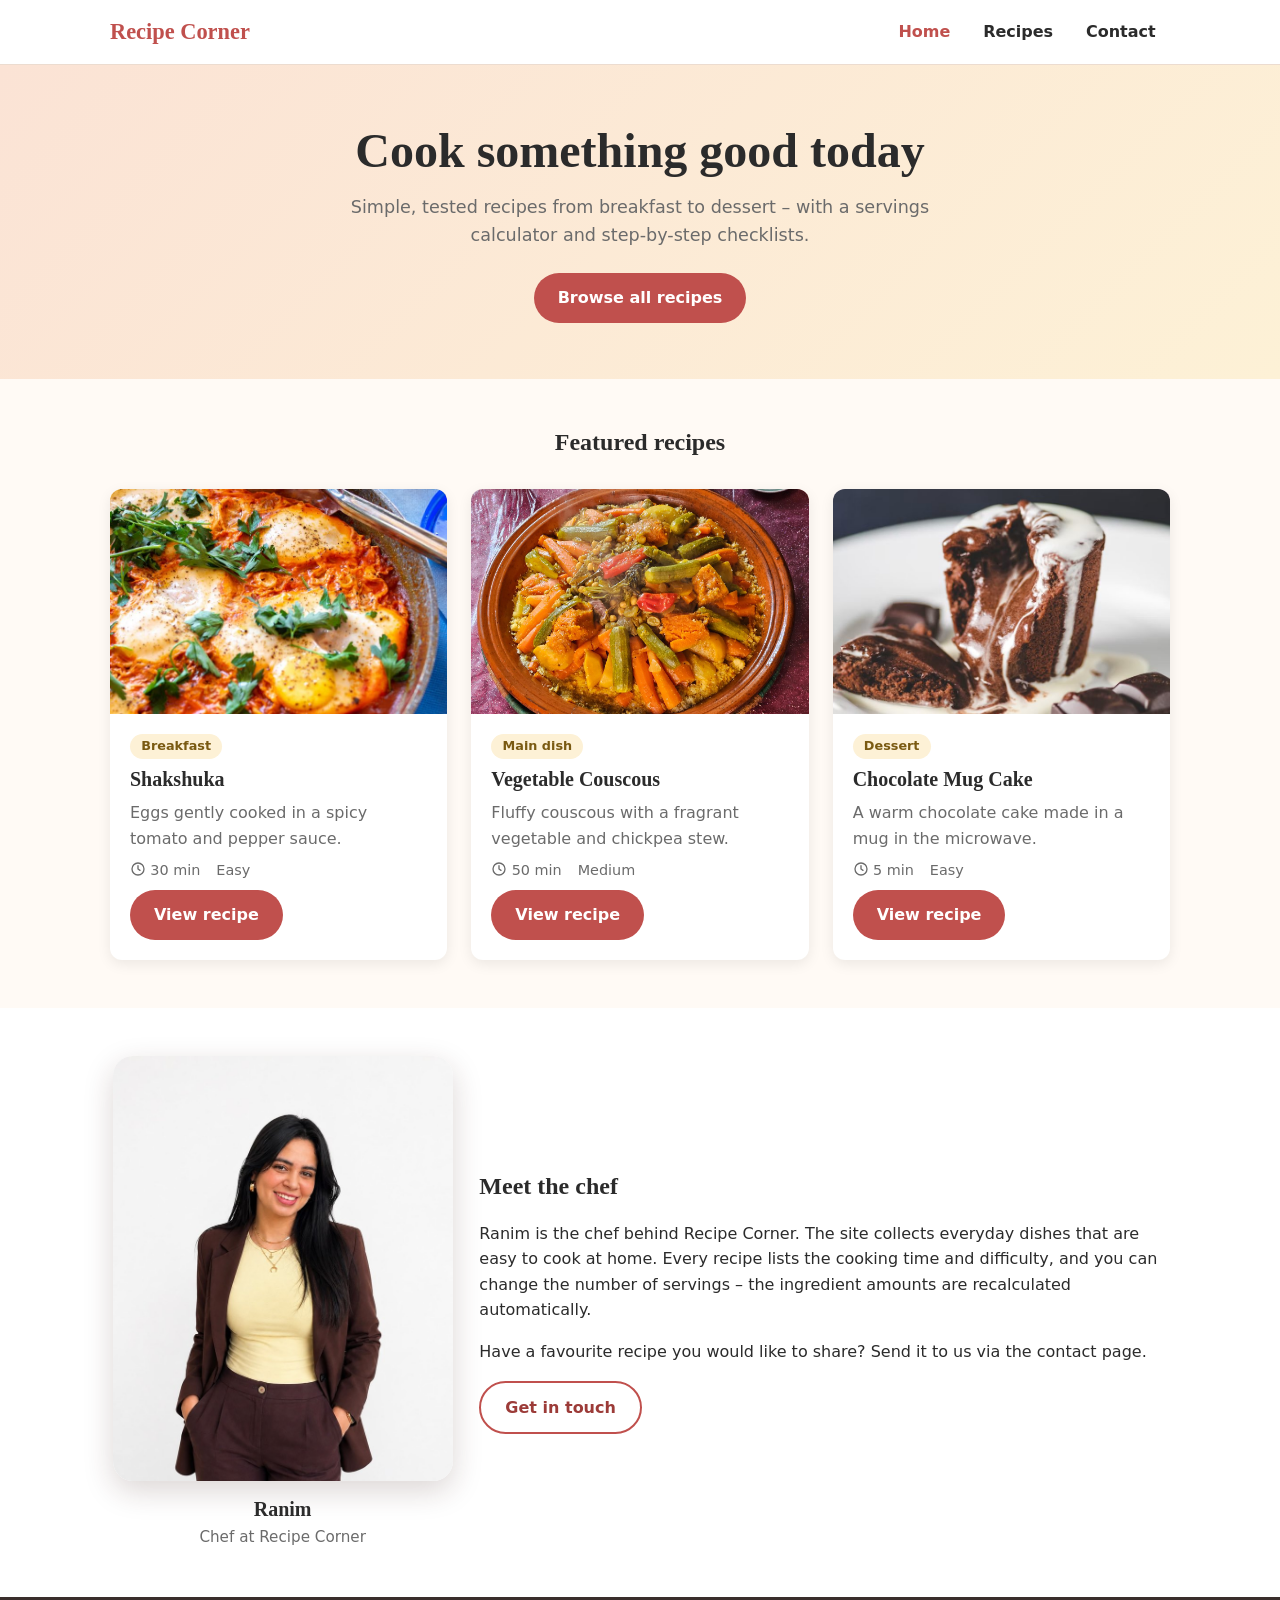
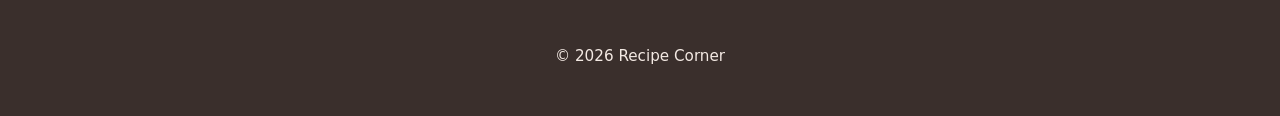
<file: index.html>
<!DOCTYPE html>
<html lang="en">
<head>
  <meta charset="UTF-8">
  <meta name="viewport" content="width=device-width, initial-scale=1.0">
  <meta name="description" content="Recipe Corner – simple home-cooked recipes for every day.">
  <title>Recipe Corner – Home</title>
  <link rel="icon" type="image/svg+xml" href="images/favicon.svg">
  <link rel="stylesheet" href="css/style.css">
</head>
<body>
  <a class="skip-link" href="#main">Skip to content</a>

  <header class="site-header">
    <div class="container header-inner">
      <a class="logo" href="index.html">Recipe Corner</a>
      <button class="nav-toggle" type="button" aria-expanded="false" aria-controls="main-nav">Menu</button>
      <nav class="main-nav" id="main-nav" aria-label="Main navigation">
        <ul>
          <li><a href="index.html" aria-current="page">Home</a></li>
          <li><a href="recipes.html">Recipes</a></li>
          <li><a href="contact.html">Contact</a></li>
        </ul>
      </nav>
    </div>
  </header>

  <main id="main">
    <section class="hero">
      <div class="container">
        <h1>Cook something good today</h1>
        <p>Simple, tested recipes from breakfast to dessert – with a servings calculator and step-by-step checklists.</p>
        <a class="btn" href="recipes.html">Browse all recipes</a>
      </div>
    </section>

    <section class="section">
      <div class="container">
        <h2 class="section-title">Featured recipes</h2>
        <!-- Filled by js/main.js -->
        <div class="card-grid" id="featured-recipes"></div>
      </div>
    </section>

    <section class="section section-alt">
      <div class="container about">
        <figure class="chef">
          <img src="images/chef-ranim.jpg" alt="Ranim, the chef of Recipe Corner, smiling in a brown blazer" width="720" height="945" loading="lazy">
          <figcaption>
            <strong>Ranim</strong>
            <span>Chef at Recipe Corner</span>
          </figcaption>
        </figure>
        <div>
          <h2>Meet the chef</h2>
          <p>Ranim is the chef behind Recipe Corner. The site collects everyday dishes that are easy to cook at home. Every recipe lists the cooking time and difficulty, and you can change the number of servings – the ingredient amounts are recalculated automatically.</p>
          <p>Have a favourite recipe you would like to share? Send it to us via the contact page.</p>
          <a class="btn btn-outline" href="contact.html">Get in touch</a>
        </div>
      </div>
    </section>
  </main>

  <footer class="site-footer">
    <div class="container">
      <p>&copy; <span id="year"></span> Recipe Corner</p>
    </div>
  </footer>

  <script src="js/data.js"></script>
  <script src="js/main.js"></script>
</body>
</html>
</file>
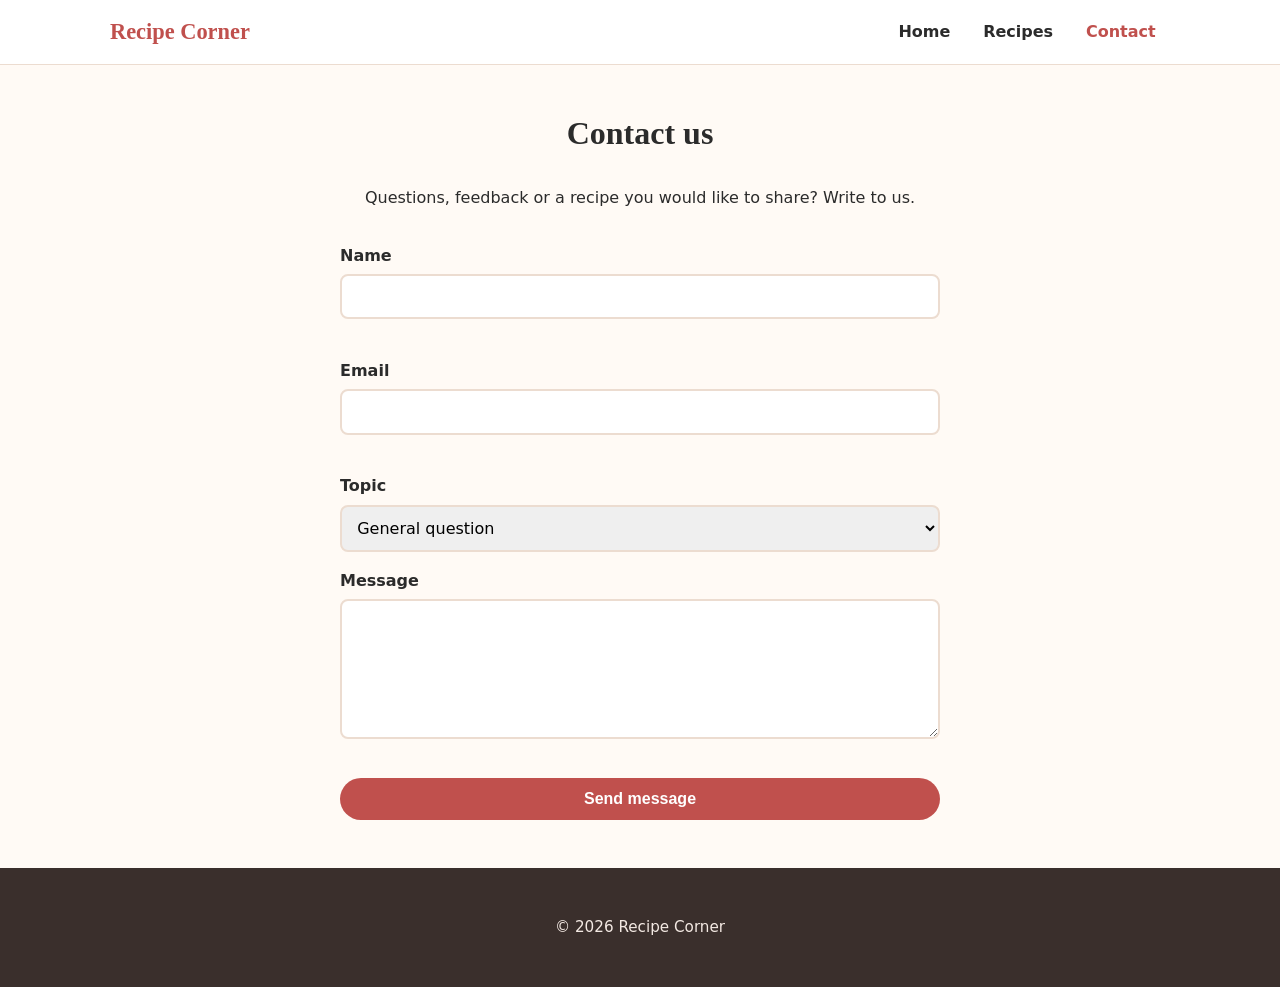
<file: contact.html>
<!DOCTYPE html>
<html lang="en">
<head>
  <meta charset="UTF-8">
  <meta name="viewport" content="width=device-width, initial-scale=1.0">
  <meta name="description" content="Contact Recipe Corner or share your own recipe.">
  <title>Recipe Corner – Contact</title>
  <link rel="icon" type="image/svg+xml" href="images/favicon.svg">
  <link rel="stylesheet" href="css/style.css">
</head>
<body>
  <a class="skip-link" href="#main">Skip to content</a>

  <header class="site-header">
    <div class="container header-inner">
      <a class="logo" href="index.html">Recipe Corner</a>
      <button class="nav-toggle" type="button" aria-expanded="false" aria-controls="main-nav">Menu</button>
      <nav class="main-nav" id="main-nav" aria-label="Main navigation">
        <ul>
          <li><a href="index.html">Home</a></li>
          <li><a href="recipes.html">Recipes</a></li>
          <li><a href="contact.html" aria-current="page">Contact</a></li>
        </ul>
      </nav>
    </div>
  </header>

  <main id="main" class="section">
    <div class="container">
      <h1 class="section-title">Contact us</h1>
      <p class="section-title">Questions, feedback or a recipe you would like to share? Write to us.</p>

      <!-- novalidate: we check the fields ourselves in js/main.js -->
      <form class="form" id="contact-form" novalidate>
        <div class="form-group">
          <label for="name">Name</label>
          <input type="text" id="name" name="name" autocomplete="name" aria-describedby="name-error" required>
          <span class="error-text" id="name-error" aria-live="polite"></span>
        </div>

        <div class="form-group">
          <label for="email">Email</label>
          <input type="email" id="email" name="email" autocomplete="email" aria-describedby="email-error" required>
          <span class="error-text" id="email-error" aria-live="polite"></span>
        </div>

        <div class="form-group">
          <label for="topic">Topic</label>
          <select id="topic" name="topic">
            <option>General question</option>
            <option>Share a recipe</option>
            <option>Feedback</option>
          </select>
        </div>

        <div class="form-group">
          <label for="message">Message</label>
          <textarea id="message" name="message" aria-describedby="message-error" required></textarea>
          <span class="error-text" id="message-error" aria-live="polite"></span>
        </div>

        <button class="btn" type="submit">Send message</button>
        <p class="success-message" id="success-message" role="status" hidden></p>
      </form>
    </div>
  </main>

  <footer class="site-footer">
    <div class="container">
      <p>&copy; <span id="year"></span> Recipe Corner</p>
    </div>
  </footer>

  <script src="js/data.js"></script>
  <script src="js/main.js"></script>
</body>
</html>
</file>
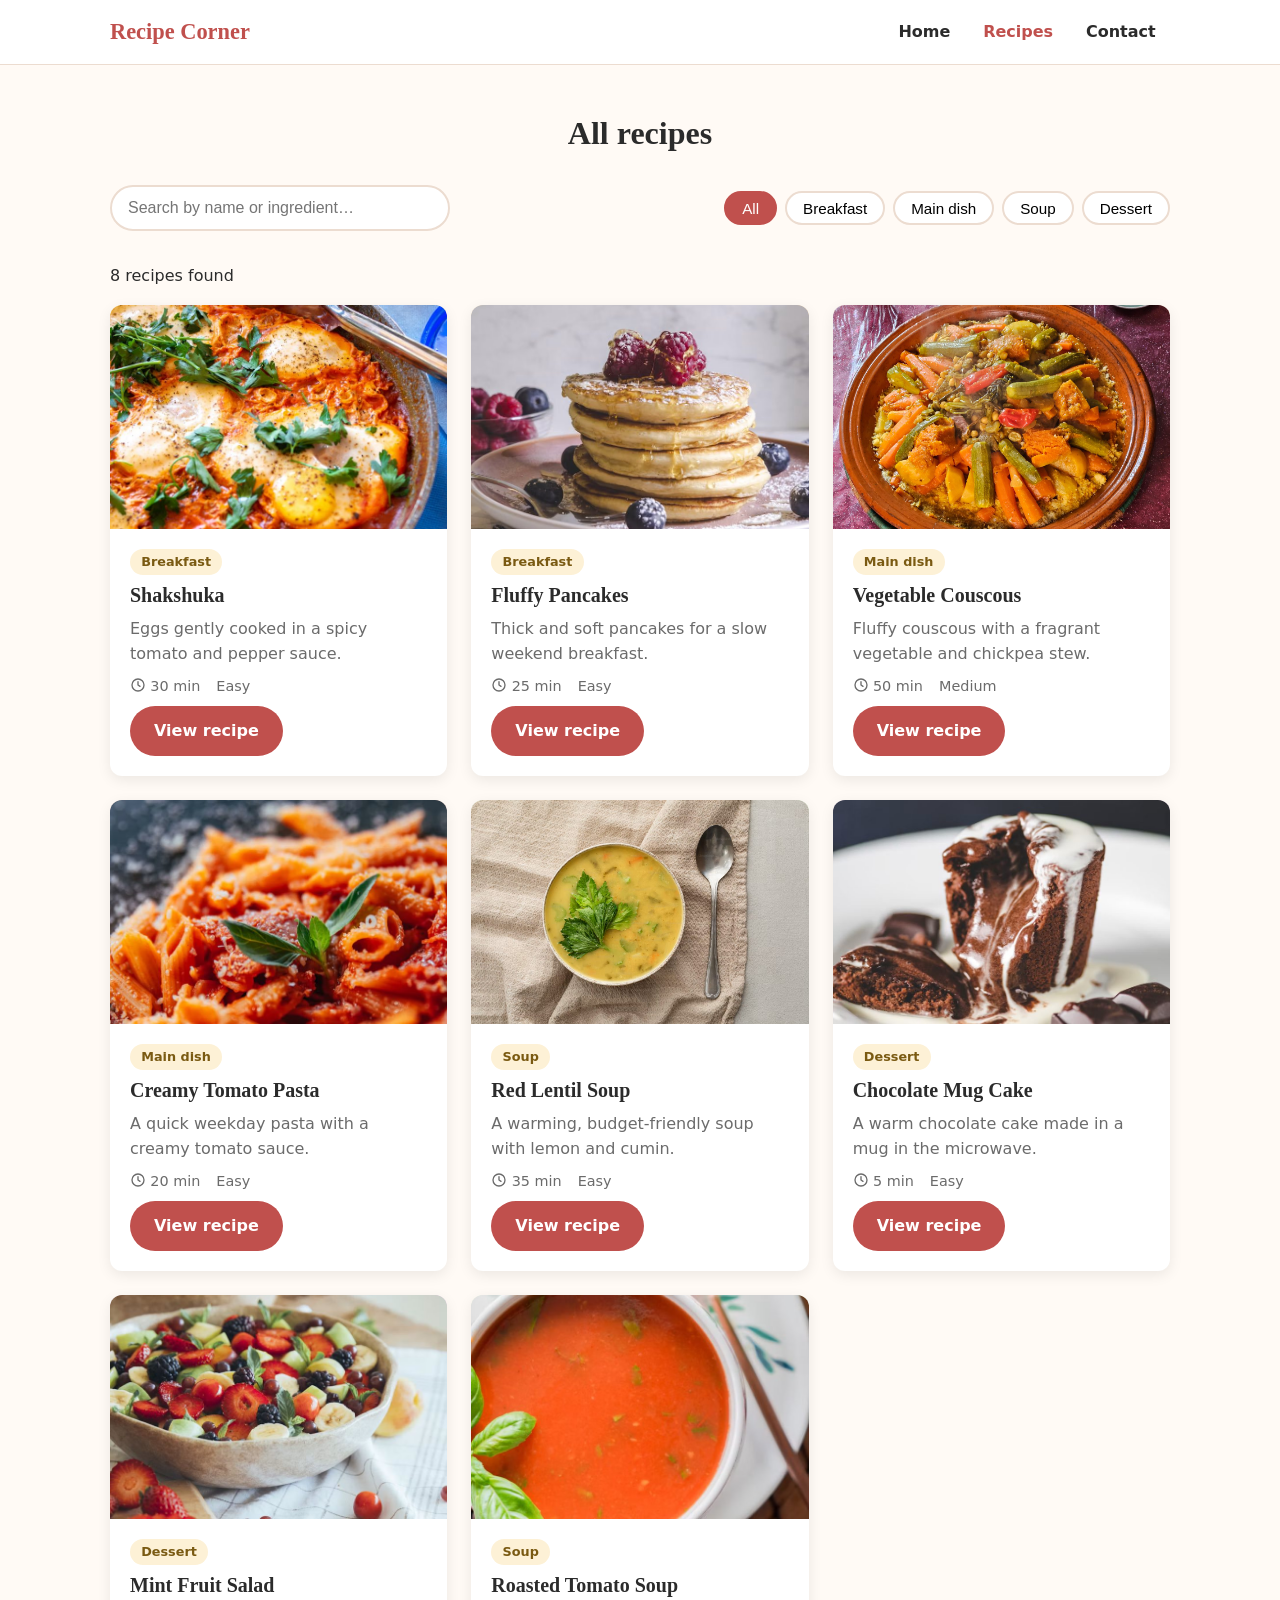
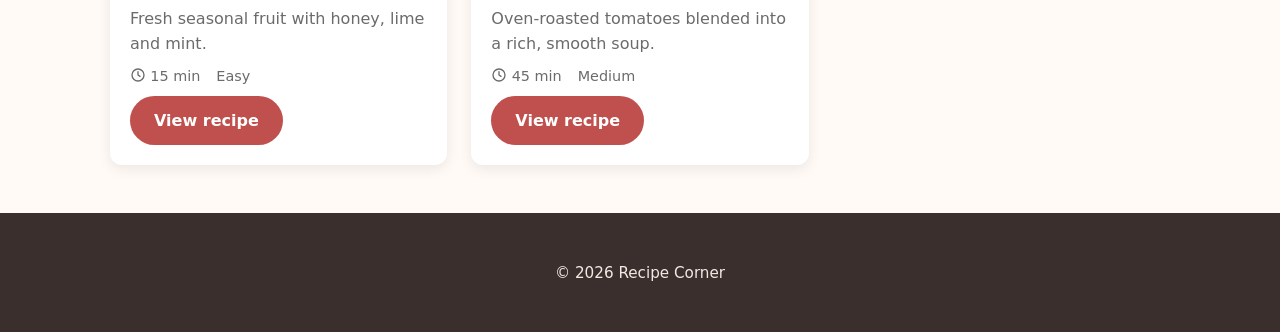
<file: recipes.html>
<!DOCTYPE html>
<html lang="en">
<head>
  <meta charset="UTF-8">
  <meta name="viewport" content="width=device-width, initial-scale=1.0">
  <meta name="description" content="All recipes on Recipe Corner – search by name or ingredient.">
  <title>Recipe Corner – Recipes</title>
  <link rel="icon" type="image/svg+xml" href="images/favicon.svg">
  <link rel="stylesheet" href="css/style.css">
</head>
<body>
  <a class="skip-link" href="#main">Skip to content</a>

  <header class="site-header">
    <div class="container header-inner">
      <a class="logo" href="index.html">Recipe Corner</a>
      <button class="nav-toggle" type="button" aria-expanded="false" aria-controls="main-nav">Menu</button>
      <nav class="main-nav" id="main-nav" aria-label="Main navigation">
        <ul>
          <li><a href="index.html">Home</a></li>
          <li><a href="recipes.html" aria-current="page">Recipes</a></li>
          <li><a href="contact.html">Contact</a></li>
        </ul>
      </nav>
    </div>
  </header>

  <main id="main" class="section">
    <div class="container">
      <h1 class="section-title">All recipes</h1>

      <div class="filter-bar">
        <div>
          <label class="visually-hidden" for="search">Search recipes</label>
          <input class="search-input" type="search" id="search" placeholder="Search by name or ingredient…">
        </div>
        <div class="filter-buttons" role="group" aria-label="Filter by category">
          <button class="filter-btn is-active" type="button" data-category="All" aria-pressed="true">All</button>
          <button class="filter-btn" type="button" data-category="Breakfast" aria-pressed="false">Breakfast</button>
          <button class="filter-btn" type="button" data-category="Main dish" aria-pressed="false">Main dish</button>
          <button class="filter-btn" type="button" data-category="Soup" aria-pressed="false">Soup</button>
          <button class="filter-btn" type="button" data-category="Dessert" aria-pressed="false">Dessert</button>
        </div>
      </div>

      <p id="result-count" aria-live="polite"></p>
      <!-- Filled by js/main.js -->
      <div class="card-grid" id="recipe-list"></div>
      <p class="empty-message" id="empty-message" hidden>No recipe matches your search. Try another word.</p>
    </div>
  </main>

  <footer class="site-footer">
    <div class="container">
      <p>&copy; <span id="year"></span> Recipe Corner</p>
    </div>
  </footer>

  <script src="js/data.js"></script>
  <script src="js/main.js"></script>
</body>
</html>
</file>
<file: css/style.css>
/* ==========================================================
   Recipe Corner – main stylesheet
   Mobile first: base styles for small screens,
   media queries add more columns on bigger screens.
   ========================================================== */

:root {
  --color-primary: #c0504d;      /* warm tomato red */
  --color-primary-dark: #9c3b38;
  --color-accent: #f2b33d;       /* saffron yellow */
  --color-bg: #fffaf5;
  --color-surface: #ffffff;
  --color-text: #2b2b2b;
  --color-muted: #6b6b6b;
  --color-border: #ecdcd0;
  --radius: 12px;
  --shadow: 0 4px 14px rgba(0, 0, 0, 0.08);
  --max-width: 1100px;
  --font-body: "Segoe UI", system-ui, -apple-system, Roboto, Arial, sans-serif;
  --font-heading: Georgia, "Times New Roman", serif;
}

*,
*::before,
*::after {
  box-sizing: border-box;
}

body {
  margin: 0;
  font-family: var(--font-body);
  line-height: 1.6;
  color: var(--color-text);
  background: var(--color-bg);
}

img {
  max-width: 100%;
  display: block;
}

h1, h2, h3 {
  font-family: var(--font-heading);
  line-height: 1.25;
  margin-top: 0;
}

a {
  color: var(--color-primary-dark);
}

a:focus-visible,
button:focus-visible,
input:focus-visible,
select:focus-visible,
textarea:focus-visible {
  outline: 3px solid var(--color-accent);
  outline-offset: 2px;
}

.container {
  width: 100%;
  max-width: var(--max-width);
  margin: 0 auto;
  padding: 0 1.25rem;
}

/* Skip link for keyboard and screen reader users */
.skip-link {
  position: absolute;
  left: -999px;
  top: 0;
  background: var(--color-primary);
  color: #fff;
  padding: 0.5rem 1rem;
  z-index: 100;
}

.skip-link:focus {
  left: 0;
}

.visually-hidden {
  position: absolute;
  width: 1px;
  height: 1px;
  overflow: hidden;
  clip: rect(0 0 0 0);
  white-space: nowrap;
}

/* ---------- Header and navigation ---------- */

.site-header {
  background: var(--color-surface);
  border-bottom: 1px solid var(--color-border);
  position: sticky;
  top: 0;
  z-index: 10;
}

.header-inner {
  display: flex;
  align-items: center;
  justify-content: space-between;
  min-height: 64px;
}

.logo {
  font-family: var(--font-heading);
  font-size: 1.4rem;
  font-weight: bold;
  color: var(--color-primary);
  text-decoration: none;
}

.nav-toggle {
  background: none;
  border: 2px solid var(--color-primary);
  border-radius: 8px;
  color: var(--color-primary);
  font-size: 1rem;
  padding: 0.35rem 0.75rem;
  cursor: pointer;
}

.main-nav ul {
  list-style: none;
  margin: 0;
  padding: 0;
}

.main-nav {
  display: none;
  position: absolute;
  top: 64px;
  left: 0;
  right: 0;
  background: var(--color-surface);
  border-bottom: 1px solid var(--color-border);
}

.main-nav.is-open {
  display: block;
}

.main-nav a {
  display: block;
  padding: 0.85rem 1.25rem;
  text-decoration: none;
  color: var(--color-text);
  font-weight: 600;
}

.main-nav a[aria-current="page"] {
  color: var(--color-primary);
}

.main-nav a:hover {
  background: var(--color-bg);
}

/* ---------- Hero ---------- */

.hero {
  background: linear-gradient(135deg, #fbe3d5 0%, #fdf1d6 100%);
  padding: 3.5rem 0;
  text-align: center;
}

.hero h1 {
  font-size: 2.2rem;
  margin-bottom: 0.75rem;
}

.hero p {
  font-size: 1.1rem;
  color: var(--color-muted);
  max-width: 600px;
  margin: 0 auto 1.5rem;
}

.btn {
  display: inline-block;
  background: var(--color-primary);
  color: #fff;
  border: none;
  border-radius: 999px;
  padding: 0.75rem 1.5rem;
  font-size: 1rem;
  font-weight: 600;
  text-decoration: none;
  cursor: pointer;
  transition: background 0.2s;
}

.btn:hover {
  background: var(--color-primary-dark);
}

.btn-outline {
  background: transparent;
  color: var(--color-primary-dark);
  border: 2px solid var(--color-primary);
}

.btn-outline:hover {
  background: var(--color-primary);
  color: #fff;
}

/* ---------- Sections ---------- */

.section {
  padding: 3rem 0;
}

.section-title {
  text-align: center;
  margin-bottom: 2rem;
}

.section-alt {
  background: var(--color-surface);
}

/* ---------- Recipe cards (CSS Grid) ---------- */

.card-grid {
  display: grid;
  grid-template-columns: 1fr;
  gap: 1.5rem;
}

.card {
  background: var(--color-surface);
  border-radius: var(--radius);
  box-shadow: var(--shadow);
  overflow: hidden;
  display: flex;
  flex-direction: column;
  transition: transform 0.2s;
}

.card:hover {
  transform: translateY(-4px);
}

.card-image,
.recipe-photo {
  position: relative;
  display: flex;
  align-items: center;
  justify-content: center;
  overflow: hidden;
  text-decoration: none;
}

.card-image {
  aspect-ratio: 3 / 2;
}

/* Shown only if the photo file is missing: category name on a soft colour */
.card-image::before,
.recipe-photo::before {
  content: attr(data-label);
  font-family: var(--font-heading);
  font-size: 1.1rem;
  letter-spacing: 0.08em;
  text-transform: uppercase;
  color: rgba(60, 40, 30, 0.45);
}

.card-image img,
.recipe-photo img {
  position: absolute;
  inset: 0;
  width: 100%;
  height: 100%;
  object-fit: cover;
}

.card-image img {
  transition: transform 0.4s;
}

.card:hover .card-image img {
  transform: scale(1.05);
}

img.is-broken {
  display: none;
}

.card-title-link {
  color: inherit;
  text-decoration: none;
}

.card-title-link:hover {
  color: var(--color-primary-dark);
}

.card-body {
  padding: 1.25rem;
  display: flex;
  flex-direction: column;
  gap: 0.5rem;
  flex: 1;
}

.card-body h3 {
  margin: 0;
  font-size: 1.25rem;
}

.card-body p {
  margin: 0;
  color: var(--color-muted);
}

.icon {
  vertical-align: -0.15em;
  margin-right: 0.3em;
}

.card-meta {
  display: flex;
  gap: 1rem;
  font-size: 0.9rem;
  color: var(--color-muted);
}

.card-body .btn {
  margin-top: auto;
  align-self: flex-start;
}

.tag {
  display: inline-block;
  background: #fdf1d6;
  color: #7a5a12;
  border-radius: 999px;
  padding: 0.15rem 0.7rem;
  font-size: 0.8rem;
  font-weight: 600;
  align-self: flex-start;
}

/* Background colours behind the photos (visible while loading / if a photo is missing) */
.bg-breakfast { background: linear-gradient(135deg, #fde7c8, #fbd9a3); }
.bg-main      { background: linear-gradient(135deg, #f8d5cf, #f3bfb6); }
.bg-soup      { background: linear-gradient(135deg, #e3efd6, #cfe3bb); }
.bg-dessert   { background: linear-gradient(135deg, #f3dcef, #e9c4e2); }

/* ---------- Search and filter ---------- */

.filter-bar {
  display: flex;
  flex-direction: column;
  gap: 1rem;
  margin-bottom: 2rem;
}

.search-input {
  width: 100%;
  padding: 0.75rem 1rem;
  font-size: 1rem;
  border: 2px solid var(--color-border);
  border-radius: 999px;
}

.filter-buttons {
  display: flex;
  flex-wrap: wrap;
  gap: 0.5rem;
}

.filter-btn {
  background: var(--color-surface);
  border: 2px solid var(--color-border);
  border-radius: 999px;
  padding: 0.4rem 1rem;
  font-size: 0.95rem;
  cursor: pointer;
}

.filter-btn.is-active {
  background: var(--color-primary);
  border-color: var(--color-primary);
  color: #fff;
}

.empty-message {
  text-align: center;
  color: var(--color-muted);
}

/* ---------- Recipe detail page ---------- */

.recipe-header {
  text-align: center;
  padding: 2.5rem 0 1.5rem;
}

.recipe-photo {
  width: 100%;
  max-width: 760px;
  aspect-ratio: 16 / 9;
  max-height: 420px;
  margin: 0 auto 1.5rem;
  border-radius: 16px;
  box-shadow: var(--shadow);
}

.print-btn {
  background: none;
  border: 2px solid var(--color-primary);
  border-radius: 999px;
  color: var(--color-primary-dark);
  font-size: 0.9rem;
  font-weight: 600;
  padding: 0.15rem 0.9rem;
  cursor: pointer;
}

.print-btn:hover {
  background: var(--color-primary);
  color: #fff;
}

.note {
  margin: 1rem 0 0;
  font-size: 0.9rem;
  color: var(--color-muted);
}

.recipe-facts {
  display: flex;
  justify-content: center;
  flex-wrap: wrap;
  gap: 1.5rem;
  color: var(--color-muted);
}

.recipe-layout {
  display: grid;
  grid-template-columns: 1fr;
  gap: 2rem;
  padding-bottom: 3rem;
}

.panel {
  background: var(--color-surface);
  border-radius: var(--radius);
  box-shadow: var(--shadow);
  padding: 1.5rem;
}

.servings {
  display: flex;
  align-items: center;
  gap: 0.75rem;
  margin-bottom: 1rem;
}

.servings button {
  width: 36px;
  height: 36px;
  border-radius: 50%;
  border: 2px solid var(--color-primary);
  background: #fff;
  color: var(--color-primary);
  font-size: 1.2rem;
  cursor: pointer;
}

.servings button:disabled {
  opacity: 0.35;
  cursor: not-allowed;
}

.ingredient-list {
  padding-left: 1.2rem;
}

.ingredient-list li {
  margin-bottom: 0.4rem;
}

.step-list {
  list-style: none;
  padding: 0;
  margin: 0;
}

.step-list li {
  margin-bottom: 0.9rem;
}

.step-list label {
  display: flex;
  gap: 0.75rem;
  cursor: pointer;
}

.step-list input {
  margin-top: 0.35rem;
  width: 18px;
  height: 18px;
  accent-color: var(--color-primary);
}

.step-list input:checked + span {
  text-decoration: line-through;
  color: var(--color-muted);
}

/* ---------- About ---------- */

.about {
  display: grid;
  grid-template-columns: 1fr;
  gap: 1.5rem;
  align-items: center;
}

.chef {
  margin: 0;
  max-width: 340px;
  justify-self: center;
}

.chef img {
  width: 100%;
  height: auto; /* the height attribute must not override the aspect ratio */
  aspect-ratio: 4 / 5;
  object-fit: cover;
  object-position: 50% 15%;
  border-radius: 20px;
  box-shadow: 0 10px 30px rgba(60, 30, 20, 0.18);
}

.chef figcaption {
  margin-top: 0.75rem;
  text-align: center;
  display: flex;
  flex-direction: column;
}

.chef figcaption strong {
  font-family: var(--font-heading);
  font-size: 1.25rem;
}

.chef figcaption span {
  color: var(--color-muted);
  font-size: 0.95rem;
}

/* ---------- Contact form ---------- */

.form {
  max-width: 600px;
  margin: 0 auto;
  display: flex;
  flex-direction: column;
  gap: 1rem;
}

.form-group {
  display: flex;
  flex-direction: column;
  gap: 0.35rem;
}

.form-group label {
  font-weight: 600;
}

.form-group input,
.form-group select,
.form-group textarea {
  padding: 0.7rem;
  font-size: 1rem;
  font-family: inherit;
  border: 2px solid var(--color-border);
  border-radius: 8px;
}

.form-group textarea {
  min-height: 140px;
  resize: vertical;
}

.form-group.has-error input,
.form-group.has-error textarea {
  border-color: var(--color-primary);
}

.error-text {
  color: var(--color-primary-dark);
  font-size: 0.9rem;
  min-height: 1.2em;
}

.success-message {
  background: #e3efd6;
  border-radius: 8px;
  padding: 1rem;
  text-align: center;
}

/* ---------- Footer ---------- */

.site-footer {
  background: #3a2f2c;
  color: #f3e9e3;
  text-align: center;
  padding: 2rem 0;
  font-size: 0.95rem;
}

.site-footer a {
  color: var(--color-accent);
}

/* ==========================================================
   Larger screens
   ========================================================== */

@media (min-width: 700px) {
  .nav-toggle {
    display: none;
  }

  .main-nav,
  .main-nav.is-open {
    display: block;
    position: static;
    border: none;
  }

  .main-nav ul {
    display: flex;
    gap: 0.25rem;
  }

  .main-nav a {
    padding: 0.5rem 0.9rem;
    border-radius: 8px;
  }

  .hero h1 {
    font-size: 3rem;
  }

  .card-grid {
    grid-template-columns: repeat(2, 1fr);
  }

  .filter-bar {
    flex-direction: row;
    align-items: center;
    justify-content: space-between;
  }

  .filter-bar > div:first-child {
    flex: 1 1 300px;
    max-width: 340px;
  }

  .search-input {
    max-width: 340px;
  }

  .about {
    grid-template-columns: 1fr 2fr;
  }
}

@media (min-width: 1000px) {
  .card-grid {
    grid-template-columns: repeat(3, 1fr);
  }

  .recipe-layout {
    grid-template-columns: 1fr 2fr;
  }
}

/* Respect users who prefer less motion */
@media (prefers-reduced-motion: reduce) {
  * {
    transition: none !important;
  }
}

/* Print: only the recipe, no navigation or buttons */
@media print {
  .site-header,
  .site-footer,
  .skip-link,
  .print-btn,
  .servings button,
  .recipe-photo {
    display: none !important;
  }

  body {
    background: #fff;
  }

  .panel {
    box-shadow: none;
    border: 1px solid #ccc;
    break-inside: avoid;
  }

  .recipe-layout {
    grid-template-columns: 1fr 2fr;
  }
}
</file>
